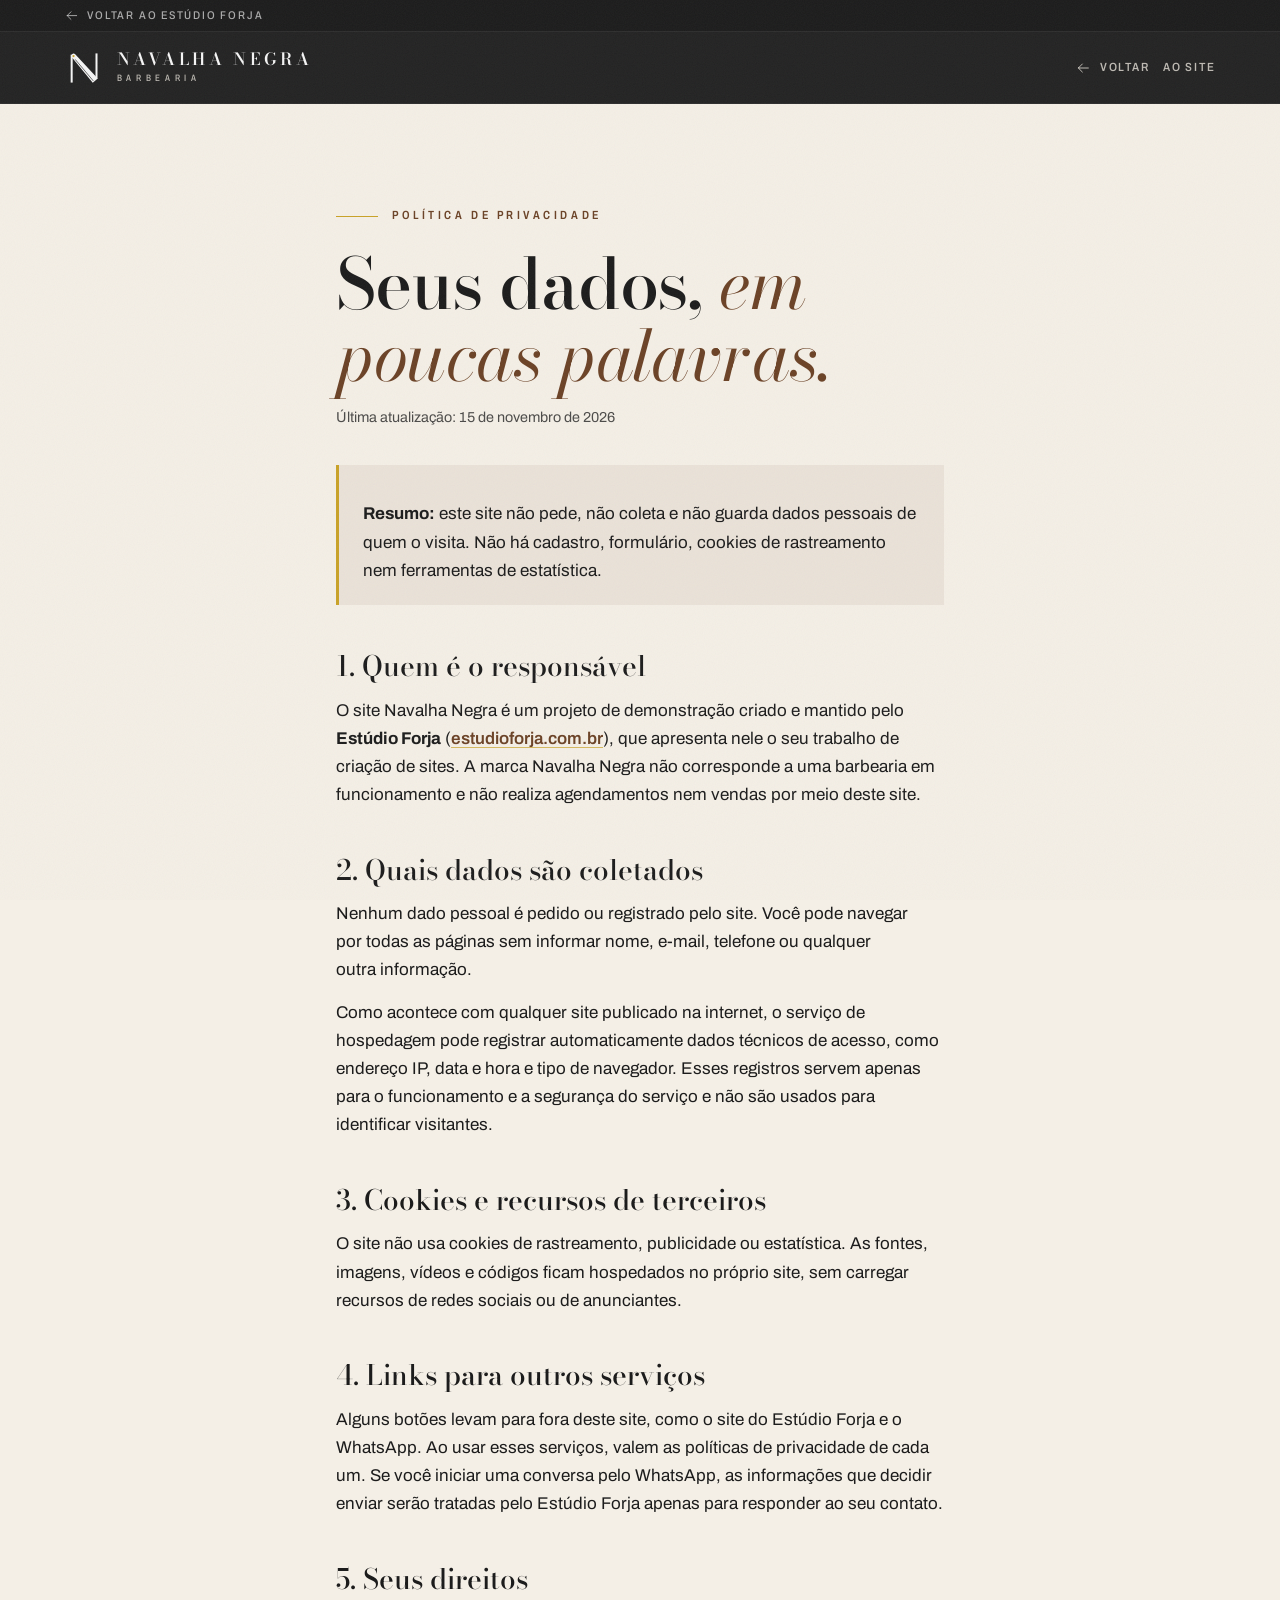
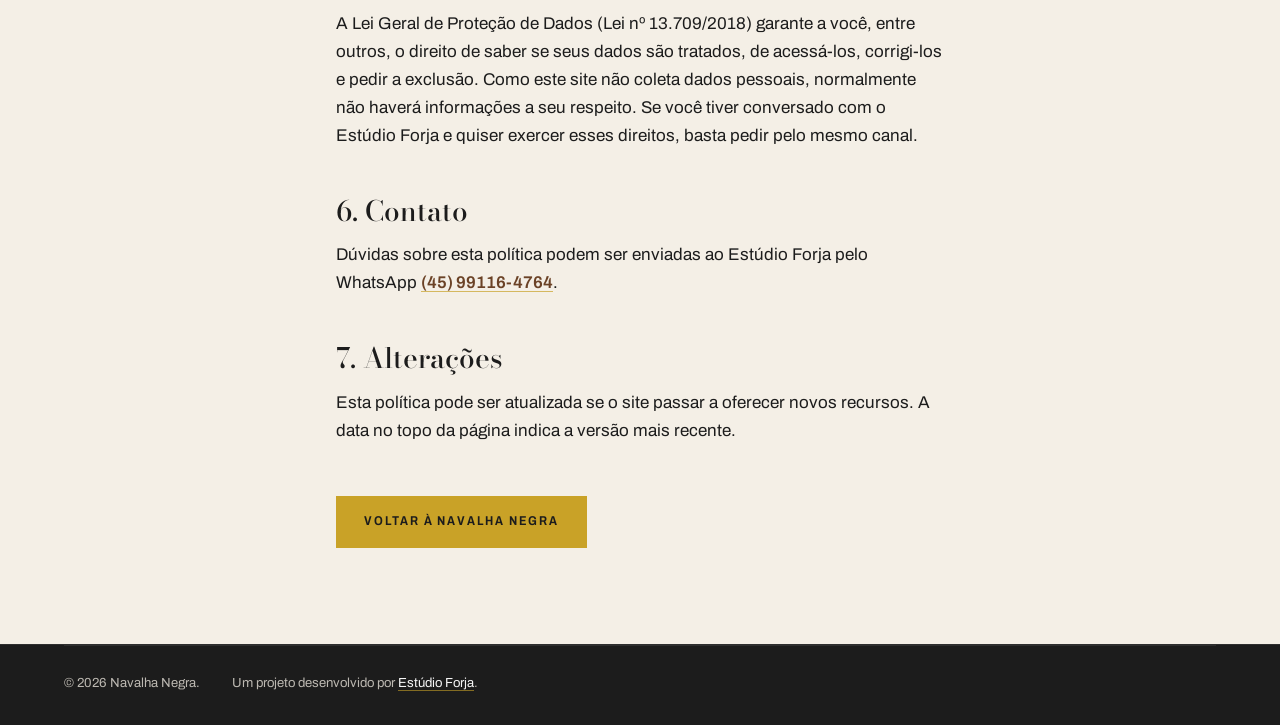
<file: privacidade.html>
<!doctype html>
<html lang="pt-BR">
<head>
  <meta charset="utf-8">
  <meta name="viewport" content="width=device-width, initial-scale=1, viewport-fit=cover">
  <title>Política de privacidade · Navalha Negra</title>
  <meta name="description" content="Como o site Navalha Negra trata os dados de quem o visita.">
  <meta name="theme-color" content="#1C1C1C">
  <link rel="icon" href="media/favicon.svg" type="image/svg+xml">
  <link rel="apple-touch-icon" href="media/apple-touch-icon.png">
  <link rel="preload" href="fonts/bodoni-moda.woff2" as="font" type="font/woff2" crossorigin>
  <link rel="preload" href="fonts/archivo.woff2" as="font" type="font/woff2" crossorigin>
  <link rel="stylesheet" href="css/style.css">
</head>
<body class="pagina-legal">

<a class="pular" href="#conteudo">Pular para o conteúdo</a>

<svg class="sprite" aria-hidden="true" focusable="false">
  <defs>
    <symbol id="i-emblema" viewBox="0 0 48 48">
      <mask id="m-fio" maskUnits="userSpaceOnUse" x="0" y="0" width="48" height="48">
        <rect width="48" height="48" fill="#fff"/>
        <line x1="13.42" y1="13.65" x2="35.21" y2="39.55" stroke="#000" stroke-width="0.8"/>
      </mask>
      <rect x="8" y="8" width="2.4" height="33.5" fill="currentColor"/>
      <rect x="37.8" y="6.5" width="2.4" height="30" fill="currentColor"/>
      <path mask="url(#m-fio)" d="M13.46 7.62 L40.51 36.5 L34.49 41.77 L9.39 11.18 A2.7 2.7 0 0 1 13.46 7.62 Z" fill="currentColor"/>
      <circle cx="11.4" cy="9.7" r="1.35" fill="#C9A227"/>
    </symbol>
    <symbol id="i-seta-volta" viewBox="0 0 24 24"><path d="M20 12H5M11 6l-6 6 6 6" fill="none" stroke="currentColor" stroke-width="1.5" stroke-linecap="round" stroke-linejoin="round"/></symbol>
  </defs>
</svg>

<!-- Faixa de portfólio: volta ao site principal do Estúdio Forja -->
<div class="faixa-forja">
  <a href="https://estudioforja.com.br/">
    <svg aria-hidden="true"><use href="#i-seta-volta"/></svg>
    Voltar ao Estúdio Forja
  </a>
</div>

<header class="topo solido">
  <a class="marca" href="./" aria-label="Navalha Negra, página inicial">
    <svg class="marca-emblema" aria-hidden="true"><use href="#i-emblema"/></svg>
    <span class="marca-nome">Navalha Negra<small>Barbearia</small></span>
  </a>
  <a class="voltar-site" href="./"><svg aria-hidden="true"><use href="#i-seta-volta"/></svg>Voltar<span class="so-pc">&nbsp;ao site</span></a>
</header>

<main class="texto-legal" id="conteudo">
  <p class="rotulo"><span class="fio-ouro" aria-hidden="true"></span>Política de privacidade</p>
  <h1 class="titulo-secao">Seus dados, <em>em poucas palavras.</em></h1>
  <p class="texto-legal-data">Última atualização: 15 de novembro de 2026</p>

  <div class="texto-legal-resumo">
    <p><strong>Resumo:</strong> este site não pede, não coleta e não guarda dados pessoais de quem o visita. Não há cadastro, formulário, cookies de rastreamento nem ferramentas de estatística.</p>
  </div>

  <h2>1. Quem é o responsável</h2>
  <p>O site Navalha Negra é um projeto de demonstração criado e mantido pelo <strong>Estúdio Forja</strong> (<a href="https://estudioforja.com.br/">estudioforja.com.br</a>), que apresenta nele o seu trabalho de criação de sites. A marca Navalha Negra não corresponde a uma barbearia em funcionamento e não realiza agendamentos nem vendas por meio deste site.</p>

  <h2>2. Quais dados são coletados</h2>
  <p>Nenhum dado pessoal é pedido ou registrado pelo site. Você pode navegar por todas as páginas sem informar nome, e-mail, telefone ou qualquer outra informação.</p>
  <p>Como acontece com qualquer site publicado na internet, o serviço de hospedagem pode registrar automaticamente dados técnicos de acesso, como endereço IP, data e hora e tipo de navegador. Esses registros servem apenas para o funcionamento e a segurança do serviço e não são usados para identificar visitantes.</p>

  <h2>3. Cookies e recursos de terceiros</h2>
  <p>O site não usa cookies de rastreamento, publicidade ou estatística. As fontes, imagens, vídeos e códigos ficam hospedados no próprio site, sem carregar recursos de redes sociais ou de anunciantes.</p>

  <h2>4. Links para outros serviços</h2>
  <p>Alguns botões levam para fora deste site, como o site do Estúdio Forja e o WhatsApp. Ao usar esses serviços, valem as políticas de privacidade de cada um. Se você iniciar uma conversa pelo WhatsApp, as informações que decidir enviar serão tratadas pelo Estúdio Forja apenas para responder ao seu contato.</p>

  <h2>5. Seus direitos</h2>
  <p>A Lei Geral de Proteção de Dados (Lei nº 13.709/2018) garante a você, entre outros, o direito de saber se seus dados são tratados, de acessá-los, corrigi-los e pedir a exclusão. Como este site não coleta dados pessoais, normalmente não haverá informações a seu respeito. Se você tiver conversado com o Estúdio Forja e quiser exercer esses direitos, basta pedir pelo mesmo canal.</p>

  <h2>6. Contato</h2>
  <p>Dúvidas sobre esta política podem ser enviadas ao Estúdio Forja pelo WhatsApp <a href="https://wa.me/5545991164764" style="white-space:nowrap">(45) 99116-4764</a>.</p>

  <h2>7. Alterações</h2>
  <p>Esta política pode ser atualizada se o site passar a oferecer novos recursos. A data no topo da página indica a versão mais recente.</p>

  <p class="texto-legal-fim"><a class="botao botao-ouro" href="./">Voltar à Navalha Negra</a></p>
</main>

<footer class="rodape">
  <div class="rodape-base">
    <p>© 2026 Navalha Negra.</p>
    <p class="credito">Um projeto desenvolvido por <a href="https://estudioforja.com.br/">Estúdio Forja</a>.</p>
  </div>
</footer>

</body>
</html>
</file>
<file: css/style.css>
/* =====================================================================
   NAVALHA NEGRA · estilos
   Paleta 60-30-10: carvão (base) · couro (apoio) · latão (só destaque)
   ===================================================================== */

@font-face {
  font-family: "Bodoni Moda";
  src: url("../fonts/bodoni-moda.woff2") format("woff2");
  font-weight: 400 900;
  font-style: normal;
  font-display: swap;
}
@font-face {
  font-family: "Bodoni Moda";
  src: url("../fonts/bodoni-moda-italic.woff2") format("woff2");
  font-weight: 400 900;
  font-style: italic;
  font-display: swap;
}
@font-face {
  font-family: "Archivo";
  src: url("../fonts/archivo.woff2") format("woff2");
  font-weight: 100 900;
  font-stretch: 62% 125%;
  font-display: swap;
}

:root {
  /* Paleta oficial (não alterar) */
  --carvao: #1C1C1C;      /* 60% */
  --couro: #6B4226;       /* 30% */
  --ouro: #C9A227;        /* 10% · só botões, preços, detalhes */
  --grafite: #2E2E2E;
  --offwhite: #F4EFE6;
  --gelo: #F5F5F5;
  --preto-suave: #222222;

  --texto-escuro: var(--gelo);
  --texto-escuro-2: rgba(244, 239, 230, 0.74);
  --texto-claro: var(--carvao);
  --texto-claro-2: rgba(28, 28, 28, 0.78);
  --linha-escura: rgba(244, 239, 230, 0.14);
  --linha-clara: rgba(107, 66, 38, 0.28);

  --f-display: "Bodoni Moda", "Didot", "Bodoni 72", Georgia, serif;
  --f-texto: "Archivo", "Helvetica Neue", Arial, sans-serif;
  /* tamanho óptico da Bodoni: valores baixos = traços finos mais firmes */
  --opsz-titulo: "opsz" 28;

  --margem: clamp(1rem, 5vw, 5rem);
  --faixa: 32px;
  --topo: 72px;
  --ease: cubic-bezier(.22, .8, .2, 1);
}

*, *::before, *::after { box-sizing: border-box; }
html { -webkit-text-size-adjust: 100%; scroll-padding-top: calc(var(--faixa) + var(--topo) + 8px); }
html.lenis, html.lenis body { height: auto; }
.lenis.lenis-smooth { scroll-behavior: auto !important; }
.lenis.lenis-stopped { overflow: hidden; }

body {
  margin: 0;
  background: var(--carvao);
  color: var(--texto-escuro);
  font-family: var(--f-texto);
  font-size: 1.0625rem;
  line-height: 1.65;
  font-stretch: 100%;
  -webkit-font-smoothing: antialiased;
  -moz-osx-font-smoothing: grayscale;
  overflow-x: hidden;
}
body.carregando { overflow: hidden; }

/* Granulação de filme por cima de tudo (bem sutil) */
body::after {
  content: "";
  position: fixed;
  inset: 0;
  z-index: 90;
  pointer-events: none;
  opacity: .05;
  background-image: url("data:image/svg+xml,%3Csvg xmlns='http://www.w3.org/2000/svg' width='160' height='160'%3E%3Cfilter id='n'%3E%3CfeTurbulence type='fractalNoise' baseFrequency='.9' numOctaves='2' stitchTiles='stitch'/%3E%3C/filter%3E%3Crect width='100%25' height='100%25' filter='url(%23n)'/%3E%3C/svg%3E");
}

img, video, canvas, svg { display: block; max-width: 100%; }
main > section, .rodape { overflow-x: clip; }
a { color: inherit; }
button { font: inherit; color: inherit; }
h1, h2, h3, p, figure, blockquote, dl, dd, ol, ul { margin: 0; }
ul, ol { padding: 0; list-style: none; }
.sprite { position: absolute; width: 0; height: 0; overflow: hidden; }

:focus-visible { outline: 2px solid var(--ouro); outline-offset: 3px; }
.sobre :focus-visible, .depoimentos :focus-visible { outline-color: var(--couro); }

.pular {
  position: fixed; left: 1rem; top: -100px; z-index: 200;
  background: var(--ouro); color: var(--carvao);
  padding: .8rem 1.2rem; font-weight: 600; text-decoration: none;
}
.pular:focus { top: 1rem; }

/* ---------- Tipografia base ---------- */
.rotulo {
  display: inline-flex; align-items: center; gap: .9rem;
  font-family: var(--f-texto);
  font-stretch: 78%;
  font-weight: 600;
  font-size: .74rem;
  letter-spacing: .3em;
  text-transform: uppercase;
  color: var(--texto-escuro-2);
}
.rotulo .num {
  font-family: var(--f-display);
  font-style: italic;
  font-weight: 500;
  font-size: 1rem;
  letter-spacing: 0;
  color: var(--ouro);
  display: inline-flex; align-items: center; gap: .9rem;
}
.rotulo .num::after { content: ""; width: 2.2rem; height: 1px; background: currentColor; opacity: .7; }

.titulo-secao {
  font-variation-settings: var(--opsz-titulo);
  font-family: var(--f-display);
  font-weight: 500;
  font-size: clamp(2.5rem, 5.4vw, 5.2rem);
  line-height: 1.02;
  letter-spacing: -0.015em;
  margin-top: 1.4rem;
  text-wrap: balance;
}
.titulo-secao em { font-style: italic; font-weight: 400; }
.texto-secao {
  color: var(--texto-escuro-2);
  max-width: 34rem;
  margin-top: 1.4rem;
  text-wrap: pretty;
}
.aviso {
  margin-top: 1.4rem;
  font-size: .78rem;
  letter-spacing: .04em;
  color: var(--texto-escuro-2);
  opacity: .8;
}
.aviso:empty { display: none; }

/* ---------- Botões ---------- */
.botao {
  position: relative;
  display: inline-flex; align-items: center; justify-content: center; gap: .7rem;
  min-height: 52px;
  padding: 0 1.7rem;
  font-family: var(--f-texto);
  font-stretch: 85%;
  font-weight: 650;
  font-size: .8rem;
  letter-spacing: .15em;
  text-transform: uppercase;
  text-decoration: none;
  border: 1px solid transparent;
  cursor: pointer;
  overflow: hidden;
  isolation: isolate;
  transition: transform .35s var(--ease), background-color .35s var(--ease), color .35s var(--ease), border-color .35s var(--ease), box-shadow .35s var(--ease);
}
.botao svg { width: 1.15rem; height: 1.15rem; flex: none; transition: transform .35s var(--ease); }
.botao:hover { transform: translateY(-2px); }
.botao:active { transform: translateY(0) scale(.98); }
.botao-ouro { background: var(--ouro); color: var(--carvao); }
.botao-ouro::before {
  /* brilho que corre pelo botão, como luz na lâmina */
  content: ""; position: absolute; inset: 0; z-index: -1;
  background: linear-gradient(105deg, transparent 30%, rgba(255, 255, 255, .45) 50%, transparent 70%);
  transform: translateX(-120%);
  transition: transform .8s var(--ease);
}
.botao-ouro:hover::before { transform: translateX(120%); }
.botao-ouro:hover { box-shadow: 0 10px 30px -10px rgba(201, 162, 39, .55); }
.botao-linha { border-color: rgba(244, 239, 230, .38); color: var(--gelo); }
.botao-linha:hover { border-color: var(--ouro); color: var(--ouro); }
.botao-linha:hover svg { transform: translateX(4px); }
.botao-grande { min-height: 60px; padding: 0 2.2rem; font-size: .86rem; }

/* ---------- Loader ---------- */
#loader {
  position: fixed; inset: 0; z-index: 150;
  background: var(--carvao);
  display: grid; place-content: center; justify-items: center; gap: 1.6rem;
}
.loader-marca { display: flex; align-items: center; gap: 1rem; }
.loader-emblema { width: 54px; height: 54px; color: var(--gelo); }
.loader-nome {
  font-family: var(--f-display); font-weight: 500;
  font-size: 1.5rem; letter-spacing: .24em; text-transform: uppercase;
}
.loader-trilho { width: min(240px, 60vw); height: 1px; background: var(--grafite); }
#loader-barra { display: block; height: 100%; width: 0; background: var(--ouro); transition: width .3s linear; }
#loader-pct { font-size: .72rem; letter-spacing: .3em; color: var(--texto-escuro-2); font-variant-numeric: tabular-nums; }

/* ---------- Faixa do Estúdio Forja + cabeçalho ---------- */
.faixa-forja {
  position: fixed; top: 0; left: 0; right: 0; z-index: 70;
  height: var(--faixa);
  display: flex; align-items: center;
  padding: 0 var(--margem);
  background: var(--carvao);
  border-bottom: 1px solid var(--grafite);
}
.faixa-forja a {
  display: inline-flex; align-items: center; gap: .5rem;
  min-height: var(--faixa);
  font-stretch: 85%;
  font-size: .7rem; font-weight: 500;
  letter-spacing: .16em; text-transform: uppercase;
  text-decoration: none;
  color: rgba(245, 245, 245, .66);
  transition: color .3s;
}
.faixa-forja a svg { width: .95rem; height: .95rem; transition: transform .3s var(--ease); }
.faixa-forja a:hover { color: var(--ouro); }
.faixa-forja a:hover svg { transform: translateX(-3px); }

.topo {
  position: fixed; top: var(--faixa); left: 0; right: 0; z-index: 65;
  height: var(--topo);
  display: flex; align-items: center; gap: 2rem;
  padding: 0 var(--margem);
  transition: background-color .4s var(--ease), border-color .4s var(--ease), backdrop-filter .4s;
  border-bottom: 1px solid transparent;
}
.topo.solido {
  background: rgba(28, 28, 28, .97);
  -webkit-backdrop-filter: blur(12px);
  backdrop-filter: blur(12px);
  border-bottom-color: var(--grafite);
}
.marca { display: inline-flex; align-items: center; gap: .8rem; text-decoration: none; color: var(--gelo); }
.marca-emblema { width: 40px; height: 40px; flex: none; }
.marca-nome {
  font-family: var(--f-display); font-weight: 600;
  font-size: 1.05rem; letter-spacing: .22em; text-transform: uppercase;
  line-height: 1;
}
.marca-nome small {
  display: block; margin-top: .4rem;
  font-family: var(--f-texto); font-stretch: 75%; font-weight: 500;
  font-size: .58rem; letter-spacing: .5em; color: var(--texto-escuro-2);
}
.nav { margin-left: auto; display: flex; gap: 2.2rem; }
.nav a {
  position: relative;
  font-stretch: 85%; font-size: .78rem; font-weight: 550;
  letter-spacing: .16em; text-transform: uppercase; text-decoration: none;
  color: var(--texto-escuro-2);
  padding: .5rem 0;
  transition: color .3s;
}
.nav a::after {
  content: ""; position: absolute; left: 0; right: 0; bottom: .2rem; height: 1px;
  background: var(--ouro); transform: scaleX(0); transform-origin: right;
  transition: transform .45s var(--ease);
}
.nav a:hover, .nav a.ativo { color: var(--gelo); }
.nav a:hover::after, .nav a.ativo::after { transform: scaleX(1); transform-origin: left; }
.botao-topo { min-height: 44px; padding: 0 1.3rem; font-size: .74rem; }

.menu-botao {
  display: none;
  margin-left: auto;
  width: 48px; height: 48px;
  background: none; border: 0; cursor: pointer;
  position: relative;
}
.menu-botao span {
  position: absolute; left: 12px; right: 12px; height: 1.5px; background: var(--gelo);
  transition: transform .4s var(--ease), top .4s var(--ease);
}
.menu-botao span:first-child { top: 19px; }
.menu-botao span:last-child { top: 28px; }
.menu-botao[aria-expanded="true"] span:first-child { top: 23.5px; transform: rotate(45deg); }
.menu-botao[aria-expanded="true"] span:last-child { top: 23.5px; transform: rotate(-45deg); }

.menu {
  position: fixed; inset: 0; z-index: 60;
  background: var(--carvao);
  padding: calc(var(--faixa) + var(--topo) + 2rem) var(--margem) 2rem;
  display: flex; flex-direction: column; gap: 2rem;
  overflow-y: auto;
}
.menu[hidden] { display: none; }
.menu nav { display: flex; flex-direction: column; }
.menu nav a {
  display: flex; align-items: baseline; gap: 1rem;
  font-family: var(--f-display); font-size: clamp(1.9rem, 8vw, 2.6rem); font-weight: 500;
  text-decoration: none; padding: .35rem 0;
  border-bottom: 1px solid var(--linha-escura);
}
.menu nav a i { font-size: .9rem; color: var(--ouro); font-style: italic; width: 1.6rem; }
.menu .botao { align-self: stretch; }
.menu-forja {
  display: inline-flex; align-items: center; gap: .5rem;
  font-size: .8rem; letter-spacing: .14em; text-transform: uppercase; text-decoration: none;
  color: var(--texto-escuro-2); min-height: 44px;
}
.menu-forja svg { width: 1rem; height: 1rem; }

/* ---------- 01 · Hero ---------- */
.hero {
  position: relative;
  min-height: 100vh;
  min-height: 100svh;
  display: flex; align-items: flex-end;
  padding: calc(var(--faixa) + var(--topo) + 3rem) var(--margem) clamp(4.5rem, 10vh, 7rem);
  overflow: hidden;
  isolation: isolate;
}
.hero-midia { position: absolute; inset: 0; z-index: -2; background: var(--carvao); }
.hero-midia video, .hero-final {
  position: absolute; inset: 0; width: 100%; height: 100%;
  object-fit: cover; object-position: 62% 50%;
}
.hero-final { opacity: 0; }
/* O vídeo de abertura termina com a câmera se afastando. Depois que ele
   acaba, a cena continua se afastando bem devagar, no mesmo sentido, até
   parar: a barbearia não congela e não há vaivém. */
#hero-video, .hero-final { transform: scale(1.06) translateZ(0); transform-origin: 62% 55%; }
.hero-final { will-change: transform; backface-visibility: hidden; }
.hero-midia .respirando { animation: respira 24s cubic-bezier(.2, .45, .35, 1) forwards; }
@keyframes respira { from { transform: scale(1.06) translateZ(0); } to { transform: scale(1) translateZ(0); } }
.sem-movimento #hero-video, .sem-movimento .hero-final { transform: none; }
.sem-movimento .hero-midia .respirando { animation: none; }
.sem-movimento .hero-final { opacity: 1; }
.sem-movimento #hero-video { display: none; }
.hero-veu {
  position: absolute; inset: 0; z-index: -1;
  background:
    linear-gradient(90deg, rgba(28,28,28,.94) 0%, rgba(28,28,28,.72) 30%, rgba(28,28,28,.2) 58%, rgba(28,28,28,0) 75%),
    linear-gradient(0deg, var(--carvao) 0%, rgba(28,28,28,0) 32%),
    linear-gradient(180deg, rgba(28,28,28,.7) 0%, rgba(28,28,28,0) 22%);
}
.hero-conteudo { max-width: min(46rem, 100%); }
.hero-rotulo { color: var(--gelo); gap: 1rem; }
.fio-ouro { width: 2.6rem; height: 1px; background: var(--ouro); display: inline-block; }
.hero-titulo {
  font-variation-settings: var(--opsz-titulo);
  font-family: var(--f-display);
  font-weight: 500;
  font-size: clamp(4.4rem, 11.6vw, 12.5rem);
  line-height: .86;
  letter-spacing: -0.025em;
  margin: 1.4rem 0 0 -0.05em;
}
.hero-titulo .linha { display: block; padding-bottom: .04em; }
.hero-titulo em { font-style: italic; font-weight: 400; padding-left: .55em; }
.hero-manchete {
  font-family: var(--f-display);
  font-size: clamp(1.35rem, 2.2vw, 2rem);
  line-height: 1.2;
  margin-top: 1.8rem;
}
.hero-texto { color: var(--texto-escuro-2); max-width: 31rem; margin-top: .9rem; }
.hero-acoes { display: flex; flex-wrap: wrap; gap: .9rem; margin-top: 2.2rem; }
.hero-rolar {
  position: absolute; right: var(--margem); bottom: clamp(2rem, 5vh, 3.2rem);
  display: flex; flex-direction: column; align-items: center; gap: .8rem;
  font-size: .66rem; letter-spacing: .34em; text-transform: uppercase; text-decoration: none;
  color: var(--texto-escuro-2);
}
.hero-rolar span { writing-mode: vertical-rl; }
.hero-rolar i { width: 1px; height: 64px; background: var(--linha-escura); position: relative; overflow: hidden; }
.hero-rolar i::after {
  content: ""; position: absolute; left: 0; top: -40%; width: 100%; height: 40%;
  background: var(--ouro); animation: escorre 2.2s var(--ease) infinite;
}
@keyframes escorre { to { top: 100%; } }

/* ---------- 02 · Serviços ---------- */
.servicos {
  background: var(--carvao);
  padding: clamp(5rem, 11vw, 9.5rem) var(--margem);
  display: grid;
  grid-template-columns: minmax(0, 5fr) minmax(0, 7fr);
  gap: clamp(2.5rem, 6vw, 6rem);
  align-items: start;
}
.servicos-lado { position: sticky; top: calc(var(--faixa) + var(--topo) + 2rem); }
.servicos-foto { margin-top: 2.6rem; }
.moldura { position: relative; overflow: hidden; }
.servicos-foto .moldura { aspect-ratio: 4 / 3; }
.servicos-foto img { width: 100%; height: 100%; object-fit: cover; object-position: 62% 40%; }
.servicos-foto figcaption, .legenda {
  margin-top: .9rem;
  font-family: var(--f-display); font-style: italic; font-size: 1rem;
  color: var(--texto-escuro-2);
}

.cartoes { display: grid; grid-template-columns: repeat(2, minmax(0, 1fr)); gap: 1.1rem; }
.cartao {
  --mx: 50%; --my: 0%;
  position: relative;
  display: flex; flex-direction: column;
  min-height: 100%;
  padding: 1.8rem 1.7rem 1.5rem;
  background-color: var(--couro);
  color: var(--offwhite);
  isolation: isolate;
  overflow: hidden;
  transition: transform .5s var(--ease), box-shadow .5s var(--ease);
}
.cartao::before {
  /* textura de couro + luz que segue o mouse */
  content: ""; position: absolute; inset: 0; z-index: -1;
  background:
    radial-gradient(circle at var(--mx) var(--my), rgba(244, 239, 230, .16), transparent 45%),
    url("data:image/svg+xml,%3Csvg xmlns='http://www.w3.org/2000/svg' width='220' height='220'%3E%3Cfilter id='c'%3E%3CfeTurbulence type='fractalNoise' baseFrequency='.55' numOctaves='3'/%3E%3CfeColorMatrix values='0 0 0 0 0 0 0 0 0 0 0 0 0 0 0 0 0 0 .55 0'/%3E%3C/filter%3E%3Crect width='100%25' height='100%25' filter='url(%23c)'/%3E%3C/svg%3E"),
    linear-gradient(160deg, rgba(255, 255, 255, .05), rgba(0, 0, 0, .28));
  mix-blend-mode: normal;
}
.cartao::after {
  /* fio de latão que se desenha no hover */
  content: ""; position: absolute; inset: 0; pointer-events: none;
  border: 1px solid var(--ouro);
  clip-path: inset(0 100% 100% 0);
  transition: clip-path .7s var(--ease);
}
.cartao:hover { transform: translateY(-6px); box-shadow: 0 26px 50px -24px rgba(0, 0, 0, .8); }
.cartao:hover::after, .cartao:focus-within::after { clip-path: inset(0 0 0 0); }
.cartao-topo { display: flex; justify-content: space-between; align-items: center; gap: 1rem; }
.cartao-num { font-family: var(--f-display); font-style: italic; font-size: 1rem; color: rgba(244, 239, 230, .7); }
.cartao-tag {
  font-stretch: 80%; font-size: .64rem; font-weight: 650; letter-spacing: .2em; text-transform: uppercase;
  color: var(--carvao); background: var(--ouro); padding: .3rem .6rem;
}
.cartao h3 {
  font-family: var(--f-display); font-weight: 500;
  font-size: clamp(1.6rem, 2.2vw, 2rem); line-height: 1.08;
  margin-top: 1.4rem;
}
.cartao-desc { font-size: .95rem; color: rgba(244, 239, 230, .84); margin-top: .8rem; flex: 1; }
.cartao-base {
  display: flex; align-items: flex-end; justify-content: space-between; gap: 1rem;
  margin-top: 1.6rem; padding-top: 1.1rem;
  border-top: 1px solid rgba(244, 239, 230, .2);
}
.preco {
  font-family: var(--f-display); font-weight: 600;
  font-size: 2.6rem; line-height: 1; color: var(--ouro);
  font-variant-numeric: lining-nums tabular-nums;
}
.preco small { font-size: .95rem; font-weight: 500; margin-right: .3rem; vertical-align: .9rem; }
.tempo { display: inline-flex; align-items: center; gap: .4rem; font-size: .82rem; color: rgba(244, 239, 230, .84); }
.tempo svg { width: 1rem; height: 1rem; }
.cartao-agendar {
  display: inline-flex; align-items: center; justify-content: space-between; gap: .6rem;
  margin-top: 1.2rem; min-height: 48px;
  padding: 0 1rem;
  background: rgba(28, 28, 28, .32);
  border: 1px solid rgba(244, 239, 230, .22);
  font-stretch: 85%; font-weight: 650; font-size: .76rem; letter-spacing: .14em; text-transform: uppercase;
  text-decoration: none;
  transition: background-color .35s var(--ease), color .35s var(--ease), border-color .35s var(--ease);
}
.cartao-agendar svg { width: 1.1rem; height: 1.1rem; transition: transform .35s var(--ease); }
.cartao-agendar:hover { background: var(--ouro); color: var(--carvao); border-color: var(--ouro); }
.cartao-agendar:hover svg { transform: translateX(4px); }

/* ---------- 03 · Sobre (pausa clara) ---------- */
.sobre {
  background: var(--offwhite);
  color: var(--texto-claro);
  padding: clamp(5rem, 11vw, 9.5rem) var(--margem);
  display: grid;
  grid-template-columns: minmax(0, 6fr) minmax(0, 5fr);
  gap: clamp(2.5rem, 6vw, 6.5rem);
  align-items: center;
}
.sobre .rotulo { color: var(--texto-claro-2); }
.sobre .rotulo .num { color: var(--couro); }
.sobre .texto-secao { color: var(--texto-claro-2); }
.sobre-midia .moldura {
  aspect-ratio: 16 / 10;
  box-shadow: 18px 18px 0 0 var(--couro);
}
.sobre-midia video { width: 100%; height: 100%; object-fit: cover; }
.sobre .legenda { color: var(--texto-claro-2); margin-top: 2rem; max-width: 30rem; }
.principios { margin-top: 2.2rem; border-top: 1px solid var(--linha-clara); }
.principios li {
  display: flex; align-items: baseline; gap: 1.2rem;
  padding: 1rem 0;
  border-bottom: 1px solid var(--linha-clara);
  font-family: var(--f-display); font-size: 1.25rem;
}
.principios span { font-style: italic; color: var(--couro); width: 2rem; flex: none; }

/* ---------- 04 · Filme do salão ---------- */
.filme { position: relative; height: 800vh; background: var(--carvao); }
.filme-palco {
  position: sticky; top: 0;
  height: 100vh; height: 100svh;
  overflow: hidden;
  clip-path: circle(0% at 50% 50%);
}
#filme-canvas { width: 100%; height: 100%; }
.filme-veu {
  position: absolute; inset: 0; pointer-events: none;
  background:
    radial-gradient(ellipse at 50% 45%, rgba(28,28,28,0) 45%, rgba(28,28,28,.55) 100%),
    linear-gradient(0deg, rgba(28,28,28,.6) 0%, rgba(28,28,28,0) 30%);
}
.veu-lado {
  position: absolute; inset: 0; pointer-events: none;
  opacity: 0; transition: opacity .9s var(--ease);
}
.veu-esq { background: linear-gradient(90deg, rgba(28,28,28,.92) 0%, rgba(28,28,28,.7) 34%, rgba(28,28,28,.25) 52%, rgba(28,28,28,0) 66%); }
.veu-dir { background: linear-gradient(270deg, rgba(28,28,28,.92) 0%, rgba(28,28,28,.7) 34%, rgba(28,28,28,.25) 52%, rgba(28,28,28,0) 66%); }
.filme-palco[data-lado="esq"] .veu-esq, .filme-palco[data-lado="dir"] .veu-dir { opacity: 1; }
.sem-movimento .veu-esq, .sem-anim .veu-esq { opacity: 1; }
#filme-escuro { position: absolute; inset: 0; background: var(--carvao); opacity: 0; pointer-events: none; }
.marquee {
  position: absolute; left: 0; right: 0; bottom: 4vh;
  pointer-events: none; opacity: 0;
  white-space: nowrap;
}
.marquee-texto {
  display: inline-block;
  font-family: var(--f-display); font-style: italic; font-weight: 400;
  font-size: 12vw; line-height: 1;
  color: transparent;
  -webkit-text-stroke: 1px rgba(244, 239, 230, .2);
  padding-left: 4vw;
}
.marquee-texto span { color: var(--ouro); -webkit-text-stroke: 0; opacity: .45; font-size: .5em; vertical-align: .35em; }

.filme-texto {
  position: absolute; left: 0; right: 0;
  transform: translateY(-50%);
  z-index: 2;
  text-shadow: 0 2px 24px rgba(0, 0, 0, .55);
}
.filme-texto.lado-esq { padding: 0 55vw 0 var(--margem); }
.filme-texto.lado-dir { padding: 0 var(--margem) 0 55vw; }
.filme-texto.centro { padding: 0 10vw; text-align: center; }
.filme-texto.centro .rotulo { justify-content: center; }
.filme-texto .titulo-secao { font-size: clamp(2.4rem, 4.6vw, 4.6rem); }
.filme-texto .texto-secao { color: rgba(244, 239, 230, .86); }
.filme-texto .botao { margin-top: 2rem; text-shadow: none; }
.pilar + .pilar { margin-top: 2.6rem; }
.pilar svg { width: 38px; height: 38px; color: var(--ouro); }
.pilar h3 {
  font-family: var(--f-display); font-weight: 500;
  font-size: clamp(1.7rem, 2.6vw, 2.4rem); line-height: 1.08;
  margin-top: 1rem;
}
.pilar p { margin-top: .6rem; color: rgba(244, 239, 230, .86); max-width: 30rem; }
.citacao {
  font-variation-settings: var(--opsz-titulo);
  font-family: var(--f-display); font-weight: 500;
  font-size: clamp(3rem, 7.5vw, 7.5rem); line-height: .98; letter-spacing: -0.02em;
  margin-top: 1.2rem;
}
.citacao em { font-style: italic; color: var(--ouro); font-weight: 400; }
.filme-texto.centro .texto-secao { margin-left: auto; margin-right: auto; }

/* ---------- 05 · Galeria ---------- */
.galeria { background: var(--carvao); padding: clamp(5rem, 11vw, 9.5rem) var(--margem); }
.galeria-cabeca { max-width: 46rem; }
.galeria-grade {
  margin-top: clamp(2.5rem, 5vw, 4.5rem);
  display: grid;
  grid-template-columns: repeat(12, minmax(0, 1fr));
  grid-auto-rows: clamp(150px, 15vw, 230px);
  gap: clamp(.6rem, 1.2vw, 1.1rem);
}
.g-ret { grid-column: 1 / 6; grid-row: 1 / 4; }
.g-deg { grid-column: 6 / 9; grid-row: 1 / 3; }
.g-bar { grid-column: 9 / 13; grid-row: 1 / 3; }
.g-nav { grid-column: 6 / 13; grid-row: 3 / 5; }
.g-cad { grid-column: 1 / 6; grid-row: 4 / 6; }
.g-amb { grid-column: 6 / 13; grid-row: 5 / 7; }
.g-item { position: relative; overflow: hidden; background: var(--preto-suave); }
.g-item button {
  display: block; width: 100%; height: 100%; padding: 0; border: 0;
  background: none; cursor: zoom-in; overflow: hidden;
}
.g-item img {
  width: 100%; height: 100%; object-fit: cover;
  transform: scale(1.04);
  transition: transform 1.1s var(--ease), filter .6s var(--ease);
  filter: saturate(.92) brightness(.92);
}
.g-item:hover img, .g-item button:focus-visible img { transform: scale(1.1); filter: saturate(1) brightness(1); }
.g-item figcaption {
  position: absolute; left: 0; right: 0; bottom: 0;
  display: flex; align-items: baseline; gap: .8rem;
  padding: 2.4rem 1.1rem 1rem;
  background: linear-gradient(0deg, rgba(28,28,28,.85), rgba(28,28,28,0));
  font-stretch: 85%; font-size: .74rem; font-weight: 600; letter-spacing: .2em; text-transform: uppercase;
  pointer-events: none;
}
.g-item figcaption i { font-family: var(--f-display); font-size: 1rem; letter-spacing: 0; color: var(--ouro); text-transform: none; }
.g-ret img { object-position: 50% 20%; }

/* ---------- 06 · Depoimentos (pausa clara) ---------- */
.depoimentos {
  background: var(--offwhite); color: var(--texto-claro);
  padding: clamp(5rem, 11vw, 9.5rem) var(--margem);
}
.depoimentos .rotulo { color: var(--texto-claro-2); }
.depoimentos .rotulo .num { color: var(--couro); }
.depoimentos .aviso { color: var(--texto-claro-2); }
.dep-lista {
  margin-top: clamp(2.5rem, 5vw, 4.5rem);
  display: grid; grid-template-columns: repeat(3, minmax(0, 1fr));
  border-top: 1px solid var(--linha-clara);
}
.depoimento {
  padding: 2.4rem clamp(1.2rem, 2.5vw, 2.6rem) 2.4rem 0;
  display: flex; flex-direction: column;
}
.depoimento + .depoimento { padding-left: clamp(1.2rem, 2.5vw, 2.6rem); border-left: 1px solid var(--linha-clara); }
.depoimento .aspas { font-family: var(--f-display); font-size: 5rem; line-height: .6; color: var(--couro); height: 2.2rem; }
.depoimento blockquote p {
  font-family: var(--f-display); font-style: italic;
  font-size: clamp(1.25rem, 1.8vw, 1.6rem); line-height: 1.35;
  margin-top: 1rem;
}
.depoimento figcaption {
  margin-top: auto; padding-top: 1.6rem;
  font-stretch: 85%; font-size: .74rem; font-weight: 600; letter-spacing: .2em; text-transform: uppercase;
  color: var(--couro);
}

/* ---------- 07 · Contato ---------- */
.contato { background: var(--preto-suave); padding: clamp(5rem, 11vw, 9.5rem) var(--margem); }
.contato-cabeca { max-width: 50rem; }
.contato-grade {
  margin-top: clamp(2.5rem, 5vw, 4.5rem);
  display: grid; grid-template-columns: repeat(3, minmax(0, 1fr));
  gap: clamp(1.5rem, 4vw, 4rem);
}
.contato-bloco { border-top: 1px solid var(--grafite); padding-top: 1.6rem; }
.contato-bloco h3 {
  display: flex; align-items: center; gap: .7rem;
  font-stretch: 80%; font-size: .78rem; font-weight: 650; letter-spacing: .24em; text-transform: uppercase;
}
.contato-bloco h3 svg { width: 1.2rem; height: 1.2rem; color: var(--ouro); }
.contato-bloco .texto-secao { margin-top: 1.2rem; }
.contato-bloco .botao { margin-top: 1.6rem; }
.horarios { margin-top: 1.2rem; display: grid; grid-template-columns: auto 1fr; }
.horarios dt, .horarios dd { padding: .75rem 0; border-bottom: 1px solid var(--grafite); }
.horarios dt { color: var(--texto-escuro-2); padding-right: 1.5rem; }
.horarios dd { text-align: right; font-family: var(--f-display); font-size: 1.15rem; }
.horarios dd.fechado { color: var(--texto-escuro-2); font-style: italic; }
.contato-endereco { margin-top: 1.2rem; font-family: var(--f-display); font-size: 1.3rem; line-height: 1.35; }
.contato-endereco.vazio { font-family: var(--f-texto); font-size: 1rem; color: var(--texto-escuro-2); }
.mapa { margin-top: 1.4rem; aspect-ratio: 4 / 3; background: var(--grafite); }
.mapa iframe { width: 100%; height: 100%; border: 0; filter: grayscale(1) invert(.9) contrast(.9); }
.contato-fone { margin-top: 1.2rem; }
.contato-fone a { display: inline-flex; align-items: center; gap: .6rem; text-decoration: none; min-height: 44px; }
.contato-fone svg { width: 1.1rem; height: 1.1rem; color: var(--ouro); }
.redes { display: flex; gap: .6rem; margin-top: 1.2rem; }
.redes a {
  display: grid; place-items: center; width: 46px; height: 46px;
  border: 1px solid var(--grafite); color: var(--gelo);
  transition: border-color .3s, color .3s, transform .3s var(--ease);
}
.redes a:hover { border-color: var(--ouro); color: var(--ouro); transform: translateY(-2px); }
.redes svg { width: 1.2rem; height: 1.2rem; }

/* ---------- 08 · Chamada final ---------- */
.chamada {
  position: relative; isolation: isolate; overflow: hidden;
  min-height: 92vh;
  display: flex; align-items: center;
  padding: clamp(6rem, 12vw, 10rem) var(--margem);
}
.chamada-fundo { position: absolute; inset: -12% 0; z-index: -2; }
.chamada-fundo img { width: 100%; height: 100%; object-fit: cover; object-position: 70% 50%; }
.chamada::before {
  content: ""; position: absolute; inset: 0; z-index: -1;
  background:
    linear-gradient(90deg, rgba(28,28,28,.95) 0%, rgba(28,28,28,.75) 42%, rgba(28,28,28,.25) 75%),
    linear-gradient(0deg, rgba(28,28,28,.9) 0%, rgba(28,28,28,0) 30%),
    linear-gradient(180deg, rgba(34,34,34,1) 0%, rgba(34,34,34,0) 22%);
}
.chamada-conteudo { max-width: 52rem; }
.chamada-titulo {
  font-variation-settings: var(--opsz-titulo);
  font-family: var(--f-display); font-weight: 500;
  font-size: clamp(3rem, 7.6vw, 7.6rem); line-height: .96; letter-spacing: -0.02em;
  margin-top: 1.4rem;
}
.chamada-titulo em { font-style: italic; font-weight: 400; display: block; }
.chamada .botao { margin-top: 2.4rem; }

/* ---------- 09 · Rodapé ---------- */
.rodape { background: var(--carvao); border-top: 1px solid var(--grafite); padding: clamp(4rem, 8vw, 6rem) var(--margem) 2rem; }
.rodape-grade {
  display: grid; grid-template-columns: minmax(0, 1.6fr) repeat(3, minmax(0, 1fr));
  gap: clamp(2rem, 4vw, 4rem);
}
.rodape-marca p { margin-top: 1.4rem; color: var(--texto-escuro-2); max-width: 22rem; font-size: .95rem; }
.rodape-col { display: flex; flex-direction: column; align-items: flex-start; gap: .1rem; }
.rodape-col h3 {
  font-stretch: 80%; font-size: .72rem; font-weight: 650; letter-spacing: .24em; text-transform: uppercase;
  color: var(--ouro); margin-bottom: .9rem;
}
.rodape-col .rodape-sub { margin-top: 1.6rem; }
.rodape-col a, .rodape-col li, .rodape-col span {
  color: var(--texto-escuro-2); text-decoration: none; font-size: .95rem;
  padding: .3rem 0; transition: color .3s;
}
.rodape-col a:hover { color: var(--gelo); }
.rodape-col .redes { margin-top: .6rem; }
.rodape-col .redes a { padding: 0; }
.horarios-curto { margin-top: 0; width: 100%; font-size: .9rem; }
.horarios-curto dt, .horarios-curto dd { padding: .35rem 0; border: 0; }
.horarios-curto dd { font-family: var(--f-texto); font-size: .9rem; color: var(--texto-escuro-2); }
.rodape-base {
  margin-top: clamp(3rem, 6vw, 5rem); padding-top: 1.6rem;
  border-top: 1px solid var(--grafite);
  display: flex; flex-wrap: wrap; align-items: center; gap: 1rem 2rem;
  font-size: .82rem; color: var(--texto-escuro-2);
}
.credito a { color: var(--gelo); text-decoration: underline; text-decoration-color: rgba(201, 162, 39, .6); text-underline-offset: 3px; transition: color .3s; }
.credito a:hover { color: var(--ouro); }
.rodape-topo {
  margin-left: auto; display: inline-flex; align-items: center; gap: .5rem; min-height: 44px;
  text-decoration: none; text-transform: uppercase; letter-spacing: .16em; font-size: .72rem;
  transition: color .3s;
}
.rodape-topo svg { width: 1rem; height: 1rem; }
.rodape-topo:hover { color: var(--ouro); }

/* ---------- Botões flutuantes ---------- */
.flutuante-whats, .flutuante-topo {
  position: fixed; right: max(1.1rem, env(safe-area-inset-right)); z-index: 55;
  display: grid; place-items: center;
  border-radius: 50%;
  opacity: 0; transform: translateY(16px) scale(.9); pointer-events: none;
  transition: opacity .45s var(--ease), transform .45s var(--ease), background-color .3s, color .3s;
}
.flutuante-whats {
  bottom: max(1.1rem, env(safe-area-inset-bottom));
  width: 58px; height: 58px;
  background: var(--carvao); color: var(--ouro);
  border: 1px solid var(--ouro);
  box-shadow: 0 12px 30px -8px rgba(0, 0, 0, .7);
}
.flutuante-whats svg { width: 27px; height: 27px; }
.flutuante-whats:hover { background: var(--ouro); color: var(--carvao); }
.flutuante-topo {
  bottom: calc(max(1.1rem, env(safe-area-inset-bottom)) + 70px);
  width: 46px; height: 46px; margin-right: 6px;
  background: var(--grafite); color: var(--gelo); border: 0; cursor: pointer;
}
.flutuante-topo svg { width: 20px; height: 20px; }
.flutuante-topo:hover { background: var(--gelo); color: var(--carvao); }
.flutuante-whats.visivel, .flutuante-topo.visivel { opacity: 1; transform: none; pointer-events: auto; }
.no-rodape .flutuante-whats, .no-rodape .flutuante-topo { opacity: 0; transform: translateY(16px) scale(.9); pointer-events: none; }

/* ---------- Janela do agendamento (modo portfólio) ---------- */
.janela {
  width: min(560px, calc(100vw - 2rem));
  max-height: calc(100vh - 2rem);
  overflow-y: auto;
  padding: clamp(2rem, 5vw, 3rem);
  border: 1px solid var(--grafite);
  border-top: 2px solid var(--ouro);
  background: var(--carvao);
  color: var(--gelo);
}
.janela::backdrop { background: rgba(20, 20, 20, .78); -webkit-backdrop-filter: blur(6px); backdrop-filter: blur(6px); }
.janela[open] { animation: janela-entra .6s var(--ease); }
.janela[open]::backdrop { animation: veu-entra .4s ease; }
@keyframes janela-entra { from { opacity: 0; transform: translateY(30px); } }
@keyframes veu-entra { from { opacity: 0; } }
.sem-movimento .janela[open], .sem-movimento .janela[open]::backdrop { animation: none; }
.janela-emblema { width: 44px; height: 44px; color: var(--gelo); margin-bottom: 1.4rem; }
.janela .rotulo { color: var(--texto-escuro-2); }
.janela-titulo {
  font-family: var(--f-display); font-weight: 500;
  font-variation-settings: var(--opsz-titulo);
  font-size: clamp(2rem, 5vw, 2.8rem); line-height: 1.05; letter-spacing: -0.01em;
  margin-top: 1rem;
}
.janela-titulo em { font-style: italic; font-weight: 400; color: var(--ouro); }
.janela-texto { margin-top: 1.1rem; color: var(--texto-escuro-2); }
.janela-forte { color: var(--gelo); }
.janela-forte strong { font-weight: 650; }
.janela-acoes { display: flex; flex-wrap: wrap; gap: .8rem; margin-top: 2rem; }
.janela-acoes .botao { flex: 1 1 auto; }
.janela-continuar {
  display: block; margin: 1.4rem auto 0; min-height: 44px; padding: 0 .5rem;
  background: none; border: 0; cursor: pointer;
  font-size: .78rem; letter-spacing: .14em; text-transform: uppercase;
  color: var(--texto-escuro-2);
  text-decoration: underline; text-decoration-color: rgba(201, 162, 39, .5); text-underline-offset: 4px;
  transition: color .3s;
}
.janela-continuar:hover { color: var(--gelo); }
.janela-fechar {
  position: absolute; top: .9rem; right: .9rem;
  display: grid; place-items: center; width: 44px; height: 44px;
  background: none; border: 1px solid var(--grafite); border-radius: 50%; cursor: pointer;
  transition: border-color .3s, color .3s;
}
.janela-fechar:hover { border-color: var(--ouro); color: var(--ouro); }
.janela-fechar svg { width: 20px; height: 20px; }

/* ---------- Barra de agendamento e carrosséis (só aparecem no celular) ---------- */
.barra-agenda { display: none; }
.carrossel-nav { display: none; }

/* ---------- Lightbox ---------- */
.lightbox {
  width: 100vw; height: 100vh; max-width: none; max-height: none;
  margin: 0; padding: 0; border: 0;
  background: rgba(20, 20, 20, .96); color: var(--gelo);
}
.lightbox::backdrop { background: rgba(0, 0, 0, .6); }
.lightbox[open] { display: grid; place-items: center; }
.lightbox figure { max-width: min(92vw, 1400px); max-height: 86vh; display: flex; flex-direction: column; align-items: center; }
.lightbox img { max-width: 100%; max-height: 78vh; object-fit: contain; }
.lightbox figcaption { margin-top: 1rem; font-family: var(--f-display); font-style: italic; font-size: 1.1rem; color: var(--texto-escuro-2); text-align: center; }
.lightbox button {
  position: absolute; display: grid; place-items: center;
  width: 52px; height: 52px; border: 1px solid var(--grafite); border-radius: 50%;
  background: var(--carvao); cursor: pointer; transition: border-color .3s, color .3s;
}
.lightbox button:hover { border-color: var(--ouro); color: var(--ouro); }
.lightbox button svg { width: 22px; height: 22px; }
.lb-fechar { top: 1.2rem; right: 1.2rem; }
.lb-ant { left: 1.2rem; top: 50%; transform: translateY(-50%); }
.lb-prox { right: 1.2rem; top: 50%; transform: translateY(-50%); }

/* ---------- Estados iniciais das animações ---------- */
.js [data-anima] [data-item],
.js .filme-texto [data-item] { opacity: 0; }
.sem-anim [data-anima] [data-item],
.sem-anim .filme-texto [data-item],
.sem-movimento [data-anima] [data-item],
.sem-movimento .filme-texto [data-item] { opacity: 1 !important; transform: none !important; clip-path: none !important; }
.sem-anim #loader { display: none; }
.sem-anim body, .sem-anim .carregando { overflow: auto; }
.sem-anim .filme-palco { clip-path: none; }

/* ---------- Movimento reduzido: filme vira imagem + texto empilhado ---------- */
.sem-movimento .filme { height: auto; }
.sem-movimento .filme-palco { position: relative; height: 70vh; clip-path: none; }
.sem-movimento .filme-texto {
  position: relative; transform: none; top: auto !important;
  padding: 3rem var(--margem) !important; text-align: left;
}
.sem-movimento .filme-texto.centro .rotulo { justify-content: flex-start; }
.sem-movimento .filme-texto.centro .texto-secao { margin-left: 0; }
.sem-movimento .marquee, .sem-movimento #filme-escuro { display: none; }
.sem-movimento .hero-rolar i::after { animation: none; }
.sem-movimento *, .sem-movimento *::before, .sem-movimento *::after { transition-duration: .01ms !important; }

/* ---------- Telas médias ---------- */
@media (max-width: 1100px) {
  .nav { gap: 1.4rem; }
  .cartoes { grid-template-columns: 1fr; }
}

@media (max-width: 960px) {
  :root { --topo: 64px; }
  .nav, .botao-topo { display: none; }
  .menu-botao { display: block; }
  .servicos, .sobre { grid-template-columns: 1fr; }
  .servicos-lado { position: static; }
  .servicos-foto .moldura { aspect-ratio: 16 / 10; }
  .cartoes { grid-template-columns: repeat(2, minmax(0, 1fr)); }
  .sobre-midia { order: 2; }
  .sobre-midia .moldura { box-shadow: 12px 12px 0 0 var(--couro); }
  .dep-lista { grid-template-columns: 1fr; }
  .depoimento, .depoimento + .depoimento { padding: 2rem 0; border-left: 0; border-bottom: 1px solid var(--linha-clara); }
  .contato-grade { grid-template-columns: 1fr 1fr; }
  .rodape-grade { grid-template-columns: 1fr 1fr; }
  .rodape-marca { grid-column: 1 / -1; }
}

/* ---------- Celular ---------- */
@media (max-width: 767px) {
  :root { --faixa: 30px; --topo: 60px; }
  body { font-size: 1rem; }
  .marca-emblema { width: 34px; height: 34px; }
  .marca-nome { font-size: .92rem; }
  .hero { padding-bottom: 5.5rem; }
  .hero-midia video, .hero-final { object-position: 64% 50%; }
  .hero-veu {
    background:
      linear-gradient(0deg, var(--carvao) 0%, rgba(28,28,28,.88) 34%, rgba(28,28,28,.35) 62%, rgba(28,28,28,.15) 100%),
      linear-gradient(180deg, rgba(28,28,28,.75) 0%, rgba(28,28,28,0) 20%);
  }
  .hero-titulo { font-size: clamp(3.6rem, 19vw, 6rem); }
  .hero-titulo em { padding-left: .3em; }
  .hero-acoes .botao { flex: 1 1 100%; }
  .hero-rolar { display: none; }
  .cartoes { grid-template-columns: 1fr; }
  .filme { height: 620vh; }
  .filme-texto.lado-esq, .filme-texto.lado-dir, .filme-texto.centro { padding: 0 1.25rem; text-align: left; }
  .filme-texto.centro .rotulo { justify-content: flex-start; }
  .filme-texto.centro .texto-secao { margin-left: 0; }
  .filme-veu { background: linear-gradient(0deg, rgba(28,28,28,.82) 0%, rgba(28,28,28,.55) 50%, rgba(28,28,28,.35) 100%); }
  .veu-lado { display: none; }
  .pilar + .pilar { margin-top: 1.8rem; }
  .marquee { bottom: 2vh; }
  .marquee-texto { font-size: 16vw; }
  .galeria-grade { grid-template-columns: 1fr 1fr; grid-auto-rows: 42vw; }
  .g-ret { grid-column: 1 / 3; grid-row: span 2; }
  .g-deg, .g-bar { grid-column: auto; grid-row: span 1; }
  .g-nav, .g-amb, .g-cad { grid-column: 1 / 3; grid-row: span 1; }
  .contato-grade { grid-template-columns: 1fr; }
  .chamada { min-height: 80vh; }
  .chamada::before { background: linear-gradient(0deg, rgba(28,28,28,.96) 0%, rgba(28,28,28,.8) 55%, rgba(28,28,28,.45) 100%), linear-gradient(180deg, rgba(34,34,34,1) 0%, rgba(34,34,34,0) 18%); }
  .chamada .botao { width: 100%; text-align: center; line-height: 1.3; padding-top: .9rem; padding-bottom: .9rem; }
  .rodape-grade { grid-template-columns: 1fr; }
  .rodape-topo { margin-left: 0; }
  .flutuante-topo { display: none; }
  .lb-ant, .lb-prox { top: auto; bottom: 1.2rem; transform: none; }

  /* ===== Revisão mobile-first ===== */
  .servicos > *, .servicos-lista, .sobre > * { min-width: 0; }
  .servicos, .sobre, .galeria, .depoimentos, .contato { padding-top: 4rem; padding-bottom: 4rem; }
  .titulo-secao { margin-top: 1rem; }
  .texto-secao { margin-top: 1rem; }
  .hero-rotulo { letter-spacing: .14em; font-size: .68rem; }
  .hero-rotulo .fio-ouro { display: none; }
  .servicos { gap: 2rem; }
  .servicos-foto { margin-top: 1.6rem; }
  .servicos-foto .moldura { aspect-ratio: 16 / 9; }
  .rotulo { letter-spacing: .22em; }

  /* filme do salão mais curto */
  .filme { height: 430vh; }

  /* carrosséis de deslizar */
  [data-carrossel] {
    display: flex !important;
    gap: .9rem;
    overflow-x: auto;
    overscroll-behavior-x: contain;
    scroll-snap-type: x mandatory;
    scroll-padding: 0 var(--margem);
    margin-left: calc(-1 * var(--margem));
    margin-right: calc(-1 * var(--margem));
    padding: 0 var(--margem) .4rem;
    scrollbar-width: none;
    -webkit-overflow-scrolling: touch;
  }
  [data-carrossel]::-webkit-scrollbar { display: none; }
  [data-carrossel] > * { flex: 0 0 84%; scroll-snap-align: start; min-width: 0; }
  .cartoes > .cartao { min-height: 0; padding: 1.6rem 1.3rem 1.3rem; }
  .cartao-agendar { padding: 0 .9rem; letter-spacing: .1em; white-space: nowrap; }
  .galeria-grade { grid-auto-rows: auto; margin-top: 2rem; }
  .galeria-grade > .g-item { flex-basis: 78%; aspect-ratio: 4 / 5; grid-column: auto; grid-row: auto; }
  .dep-lista { border-top: 0; margin-top: 2rem; }
  .dep-lista > .depoimento, .dep-lista > .depoimento + .depoimento {
    padding: 1.6rem 1.4rem; border: 1px solid var(--linha-clara);
  }
  .carrossel-nav {
    display: flex; align-items: center; justify-content: space-between; gap: 1rem;
    margin-top: 1.1rem;
  }
  .carrossel-dica {
    font-stretch: 80%; font-size: .68rem; font-weight: 600; letter-spacing: .24em; text-transform: uppercase;
    color: var(--texto-escuro-2); display: inline-flex; align-items: center; gap: .5rem;
    transition: opacity .4s;
  }
  .carrossel-dica::after { content: "→"; letter-spacing: 0; animation: dica 1.6s var(--ease) infinite; }
  @keyframes dica { 50% { transform: translateX(5px); } }
  .carrossel-nav.usado .carrossel-dica { opacity: 0; }
  .carrossel-pontos { display: flex; }
  .carrossel-pontos button {
    width: 26px; height: 26px; padding: 0; border: 0; background: none; cursor: pointer;
    display: grid; place-items: center;
  }
  .carrossel-pontos button::before {
    content: ""; width: 7px; height: 7px; border-radius: 50%;
    background: var(--texto-escuro-2); opacity: .45; transition: all .35s var(--ease);
  }
  .carrossel-pontos button[aria-current="true"]::before { width: 20px; border-radius: 4px; background: var(--ouro); opacity: 1; }
  .depoimentos .carrossel-dica { color: var(--texto-claro-2); }
  .depoimentos .carrossel-pontos button::before { background: var(--texto-claro-2); }
  .depoimentos .carrossel-pontos button[aria-current="true"]::before { background: var(--couro); }
  .sem-movimento .carrossel-dica::after { animation: none; }

  /* barra fixa de agendamento no lugar da bolinha do WhatsApp */
  .flutuante-whats { display: none; }
  .barra-agenda {
    display: block;
    position: fixed; left: 0; right: 0; bottom: 0; z-index: 55;
    padding: .7rem var(--margem) calc(.7rem + env(safe-area-inset-bottom));
    background: rgba(28, 28, 28, .97);
    border-top: 1px solid var(--grafite);
    transform: translateY(110%);
    transition: transform .45s var(--ease);
  }
  .barra-agenda .botao { width: 100%; min-height: 50px; }
  .barra-agenda.visivel { transform: none; }
  .no-rodape .barra-agenda { transform: translateY(110%); }
  .rodape { padding-bottom: 6rem; }
}

/* =====================================================================
   PÁGINA DE TEXTO (política de privacidade)
   ===================================================================== */
.pagina-legal { background: var(--offwhite); }
.pagina-legal .topo { gap: 1rem; }
.voltar-site {
  margin-left: auto;
  display: inline-flex; align-items: center; gap: .55rem;
  min-height: 44px;
  font-stretch: 85%; font-size: .74rem; font-weight: 550;
  letter-spacing: .16em; text-transform: uppercase; text-decoration: none;
  color: var(--texto-escuro-2);
  transition: color .3s;
}
.voltar-site svg { width: 1rem; height: 1rem; transition: transform .3s var(--ease); }
.voltar-site:hover { color: var(--ouro); }
.voltar-site:hover svg { transform: translateX(-3px); }

.texto-legal {
  max-width: 46rem;
  margin: 0 auto;
  padding: calc(var(--faixa) + var(--topo) + clamp(3rem, 7vw, 5.5rem)) var(--margem) clamp(4rem, 8vw, 6rem);
  color: var(--texto-claro);
}
.texto-legal .rotulo { color: var(--couro); }
.texto-legal .titulo-secao { font-size: clamp(2.5rem, 6vw + .5rem, 4.4rem); }
.texto-legal .titulo-secao em { color: var(--couro); }
.texto-legal-data { margin-top: 1.2rem; font-size: .9rem; color: var(--texto-claro-2); }
.texto-legal-resumo {
  margin-top: 2.2rem;
  padding: 1.3rem 1.5rem;
  border-left: 3px solid var(--ouro);
  background: rgba(107, 66, 38, .07);
}
.texto-legal h2 {
  margin-top: 2.8rem;
  font-family: var(--f-display); font-weight: 500;
  font-size: clamp(1.45rem, 2.4vw, 1.75rem); line-height: 1.15;
}
.texto-legal p { margin-top: .9rem; text-wrap: pretty; }
.texto-legal a:not(.botao) {
  color: var(--couro); font-weight: 600;
  text-decoration: underline; text-decoration-color: rgba(201, 162, 39, .7); text-underline-offset: 3px;
}
.texto-legal a:not(.botao):hover { color: var(--carvao); }
.texto-legal :focus-visible { outline-color: var(--couro); }
.texto-legal-fim { margin-top: 3.2rem !important; }
.pagina-legal .rodape { padding-top: 0; }
.pagina-legal .rodape-base { margin-top: 0; }

@media (max-width: 767px) {
  .voltar-site { font-size: .7rem; letter-spacing: .14em; white-space: nowrap; }
  .voltar-site .so-pc { display: none; }
  .pagina-legal .marca-nome { white-space: nowrap; }
  .texto-legal-fim .botao { width: 100%; justify-content: center; }
  .pagina-legal .rodape { padding-bottom: 2rem; }
}
.rodape-legal { color: var(--texto-escuro-2); text-decoration: none; min-height: 44px; display: inline-flex; align-items: center; transition: color .3s; }
.rodape-legal:hover { color: var(--gelo); }
</file>
